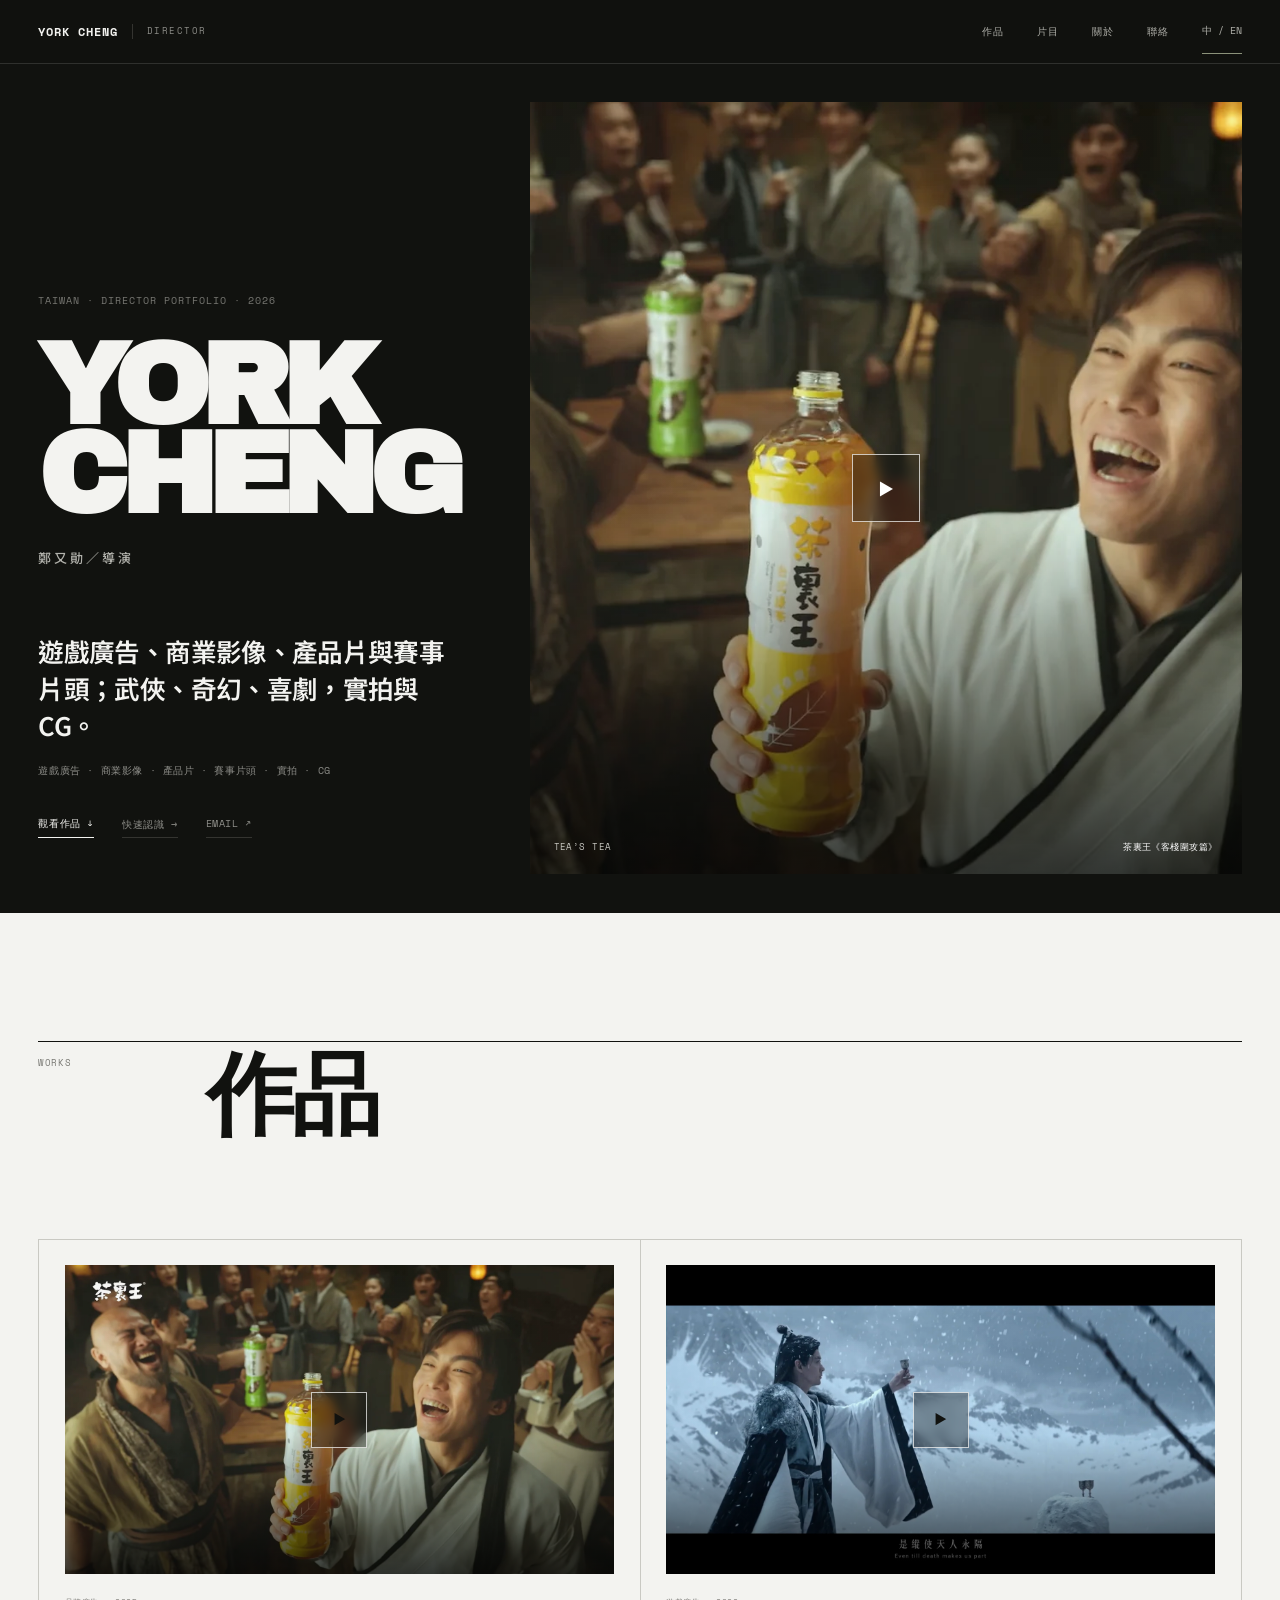
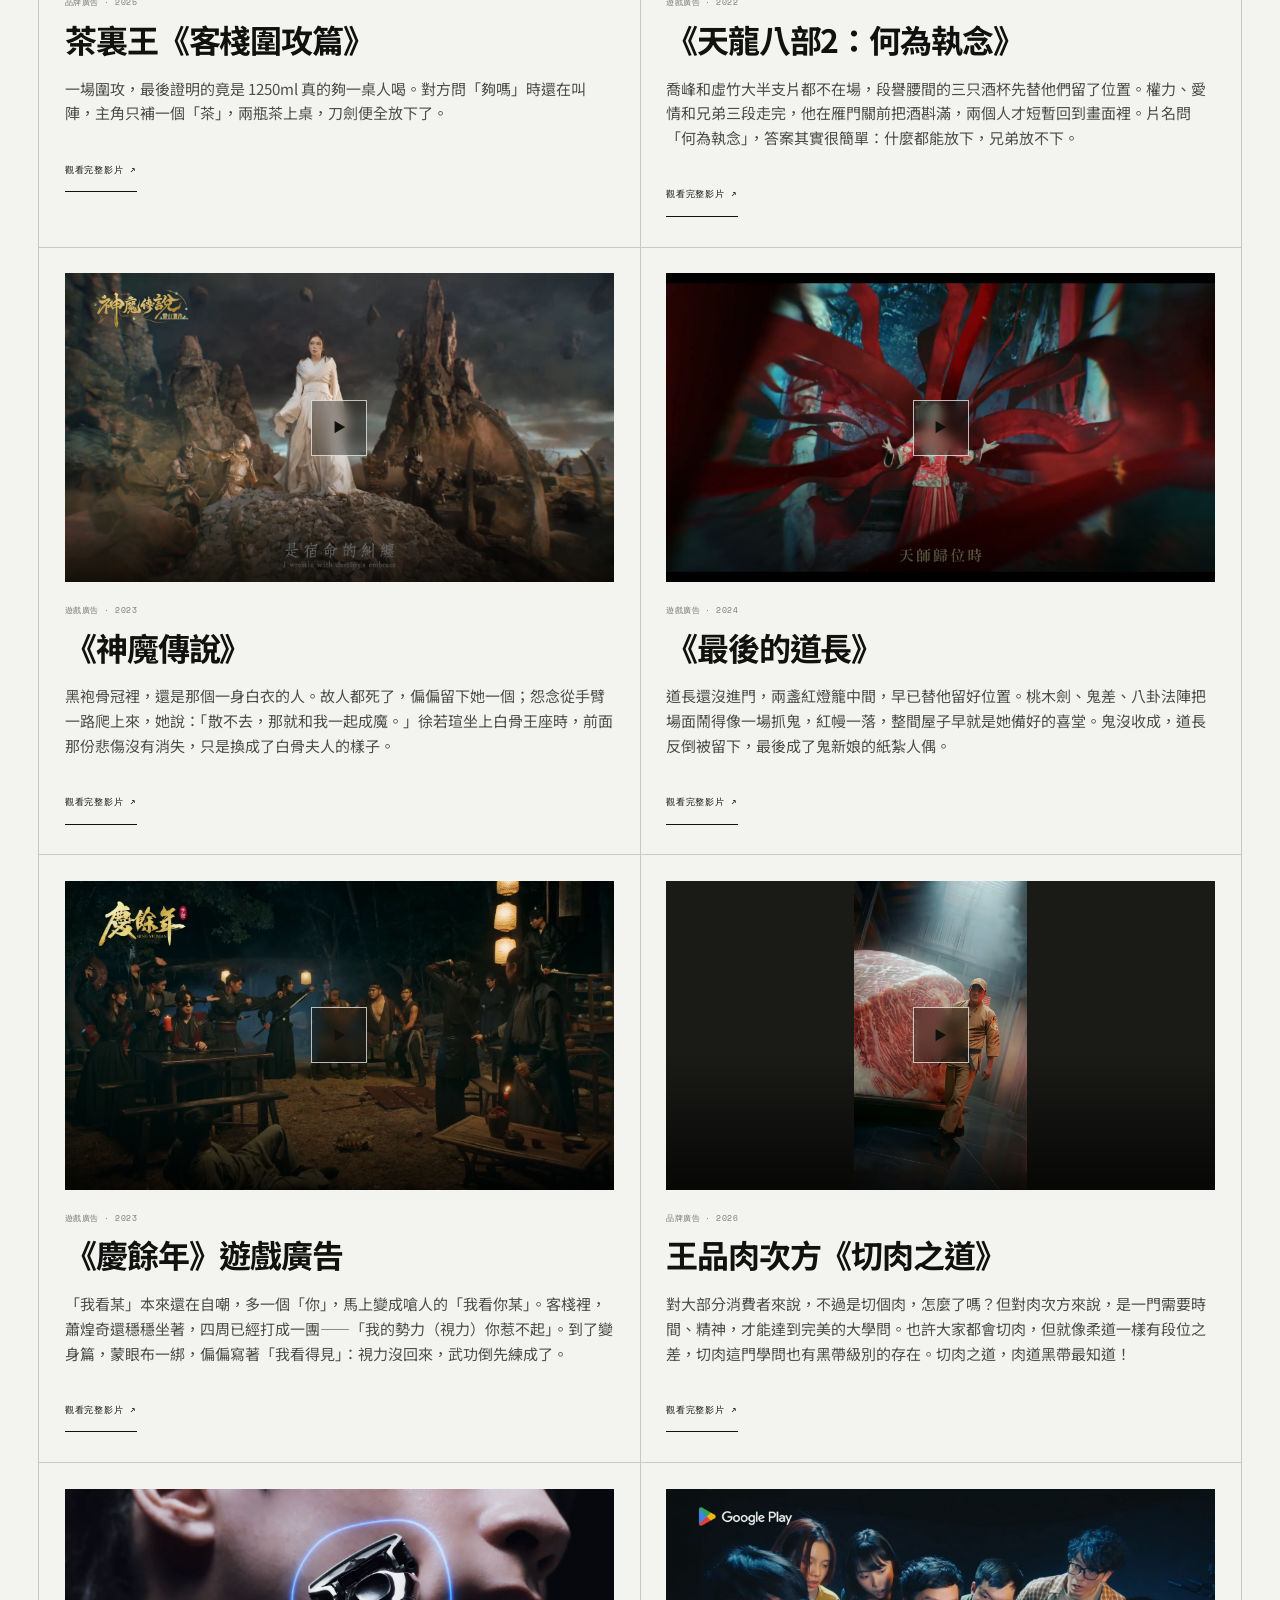
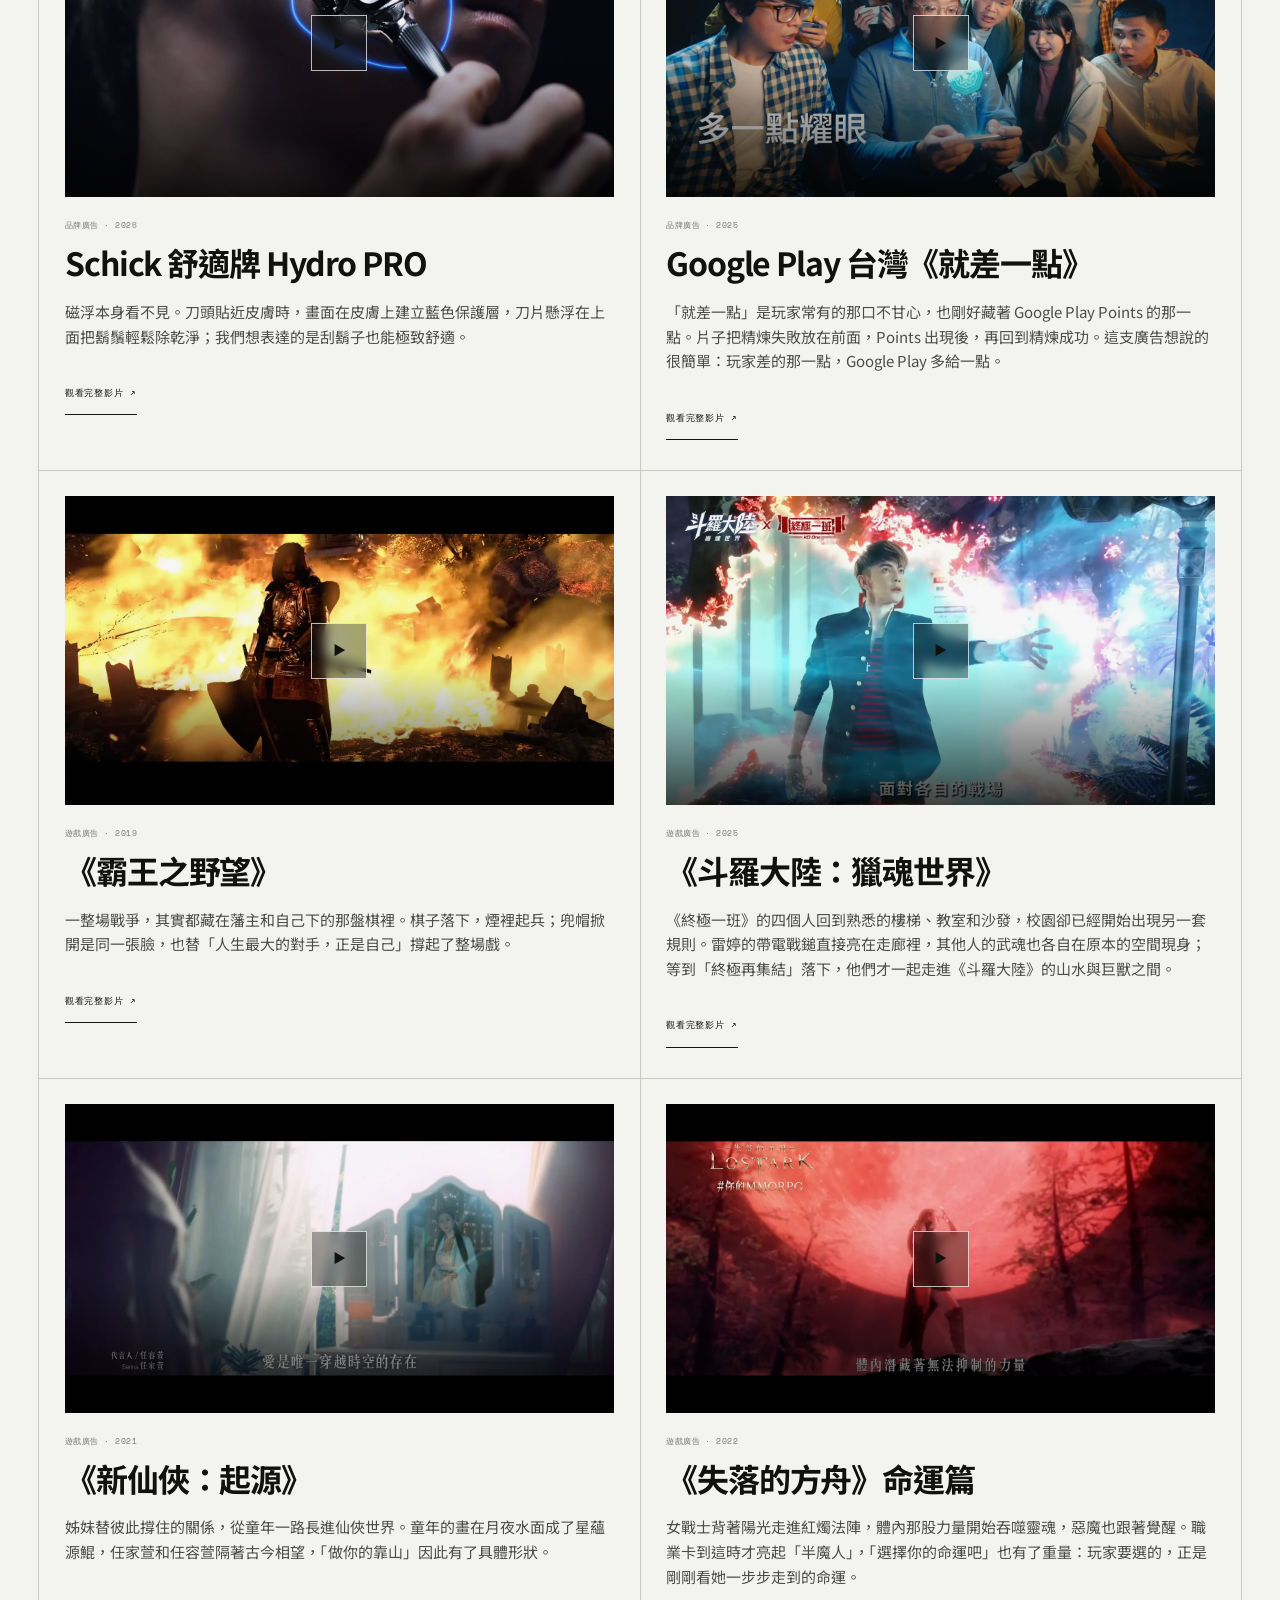
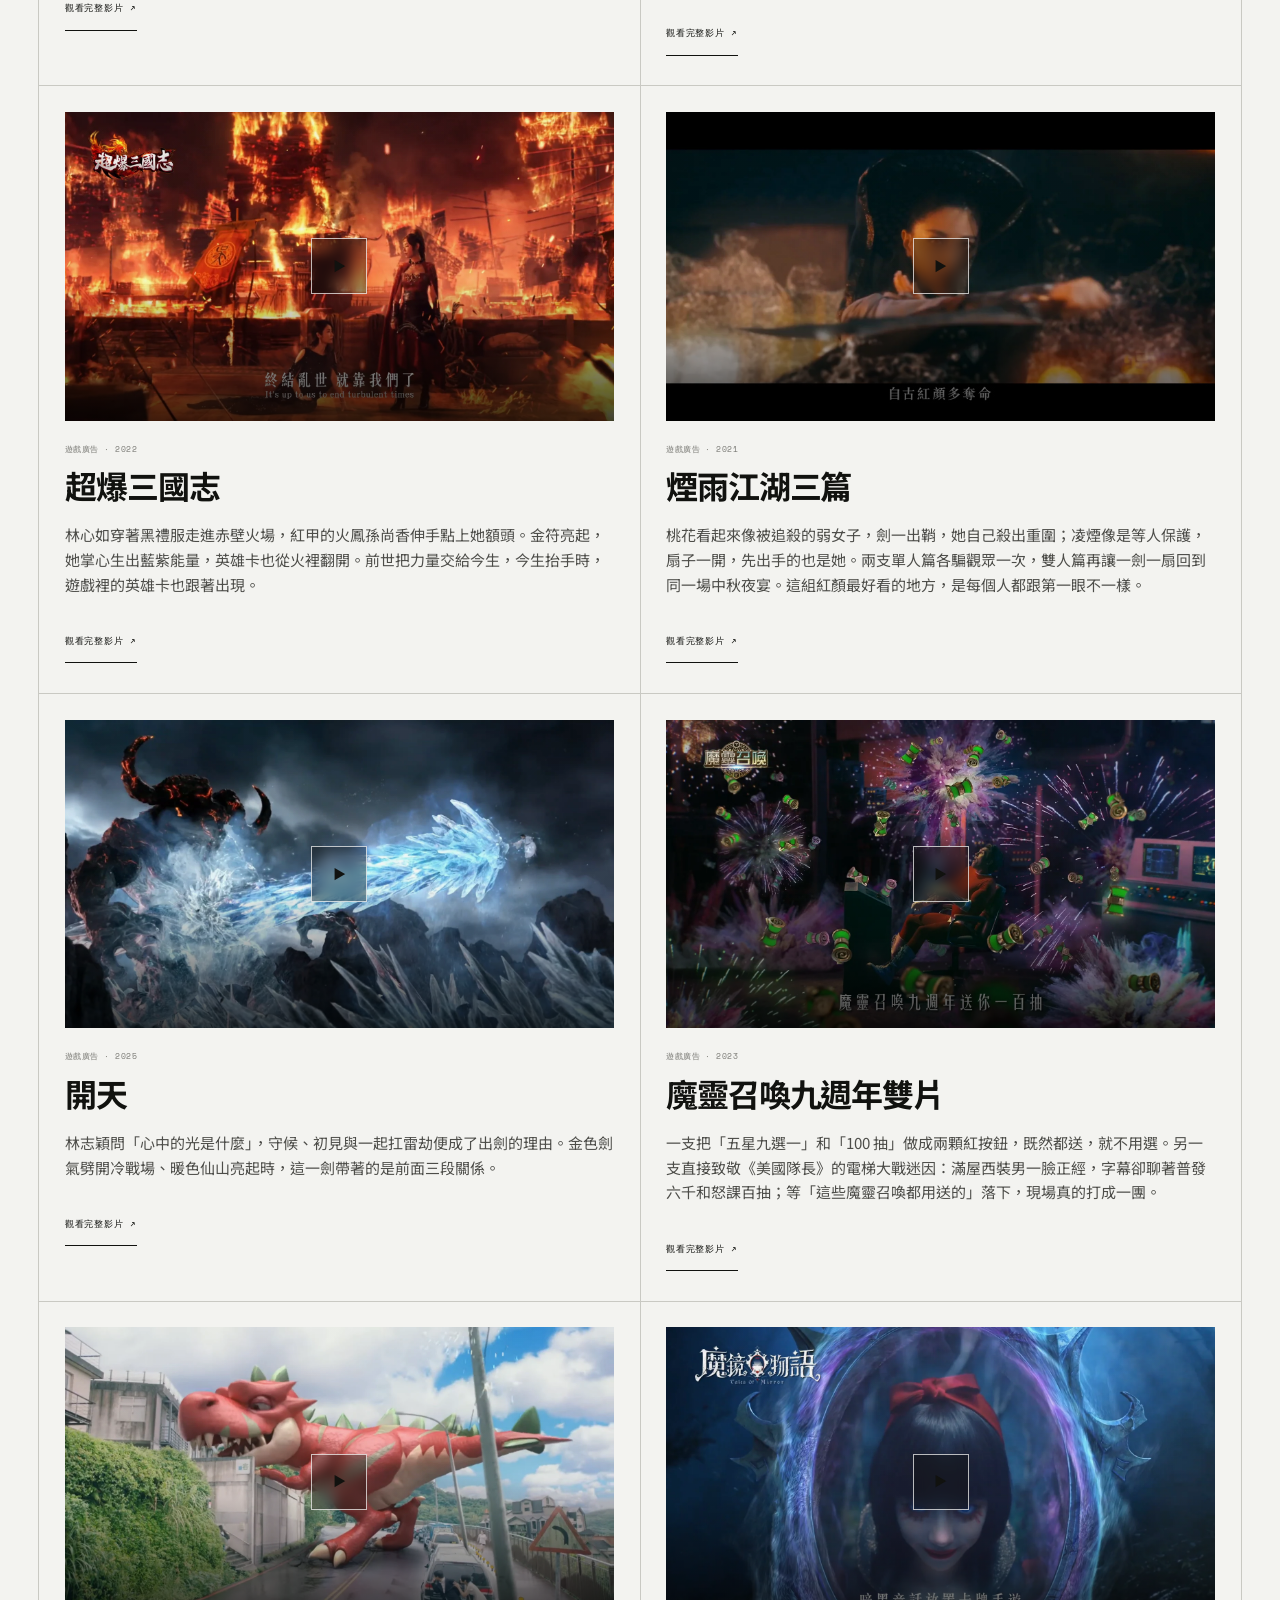
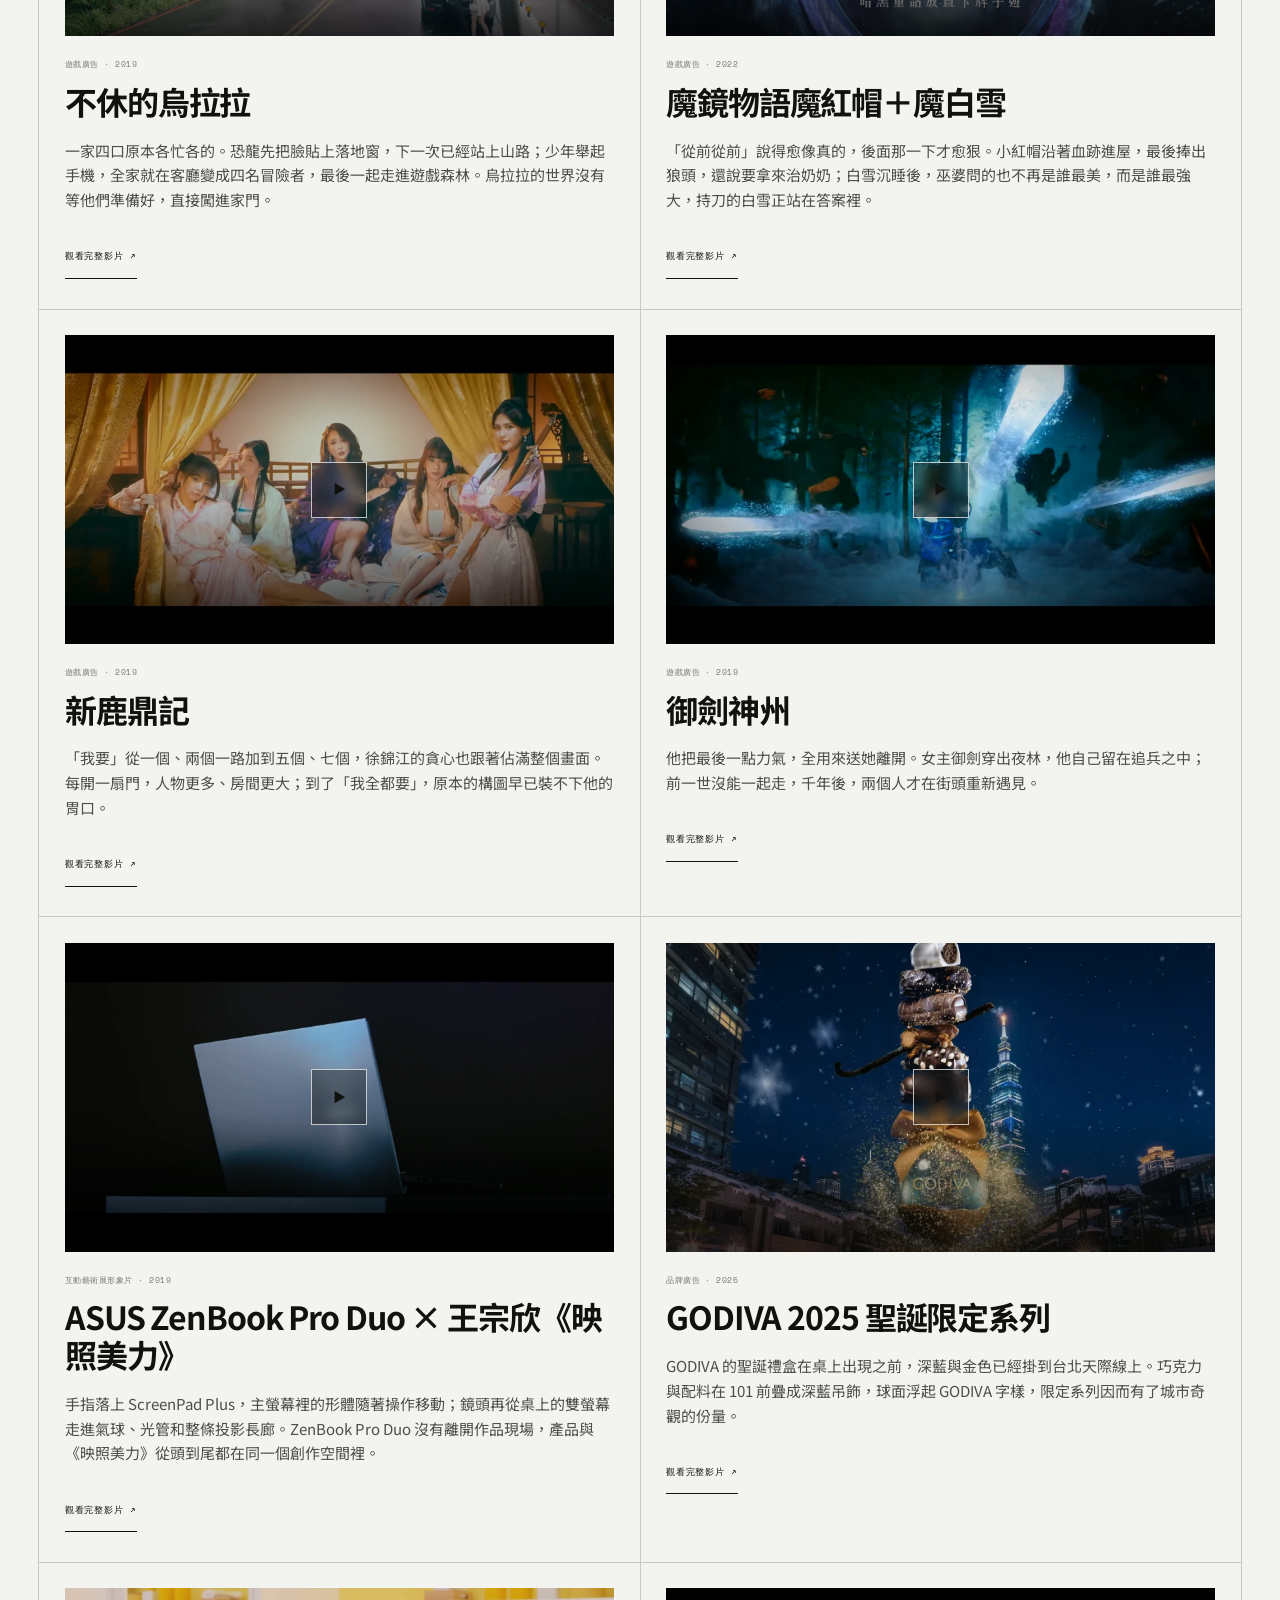
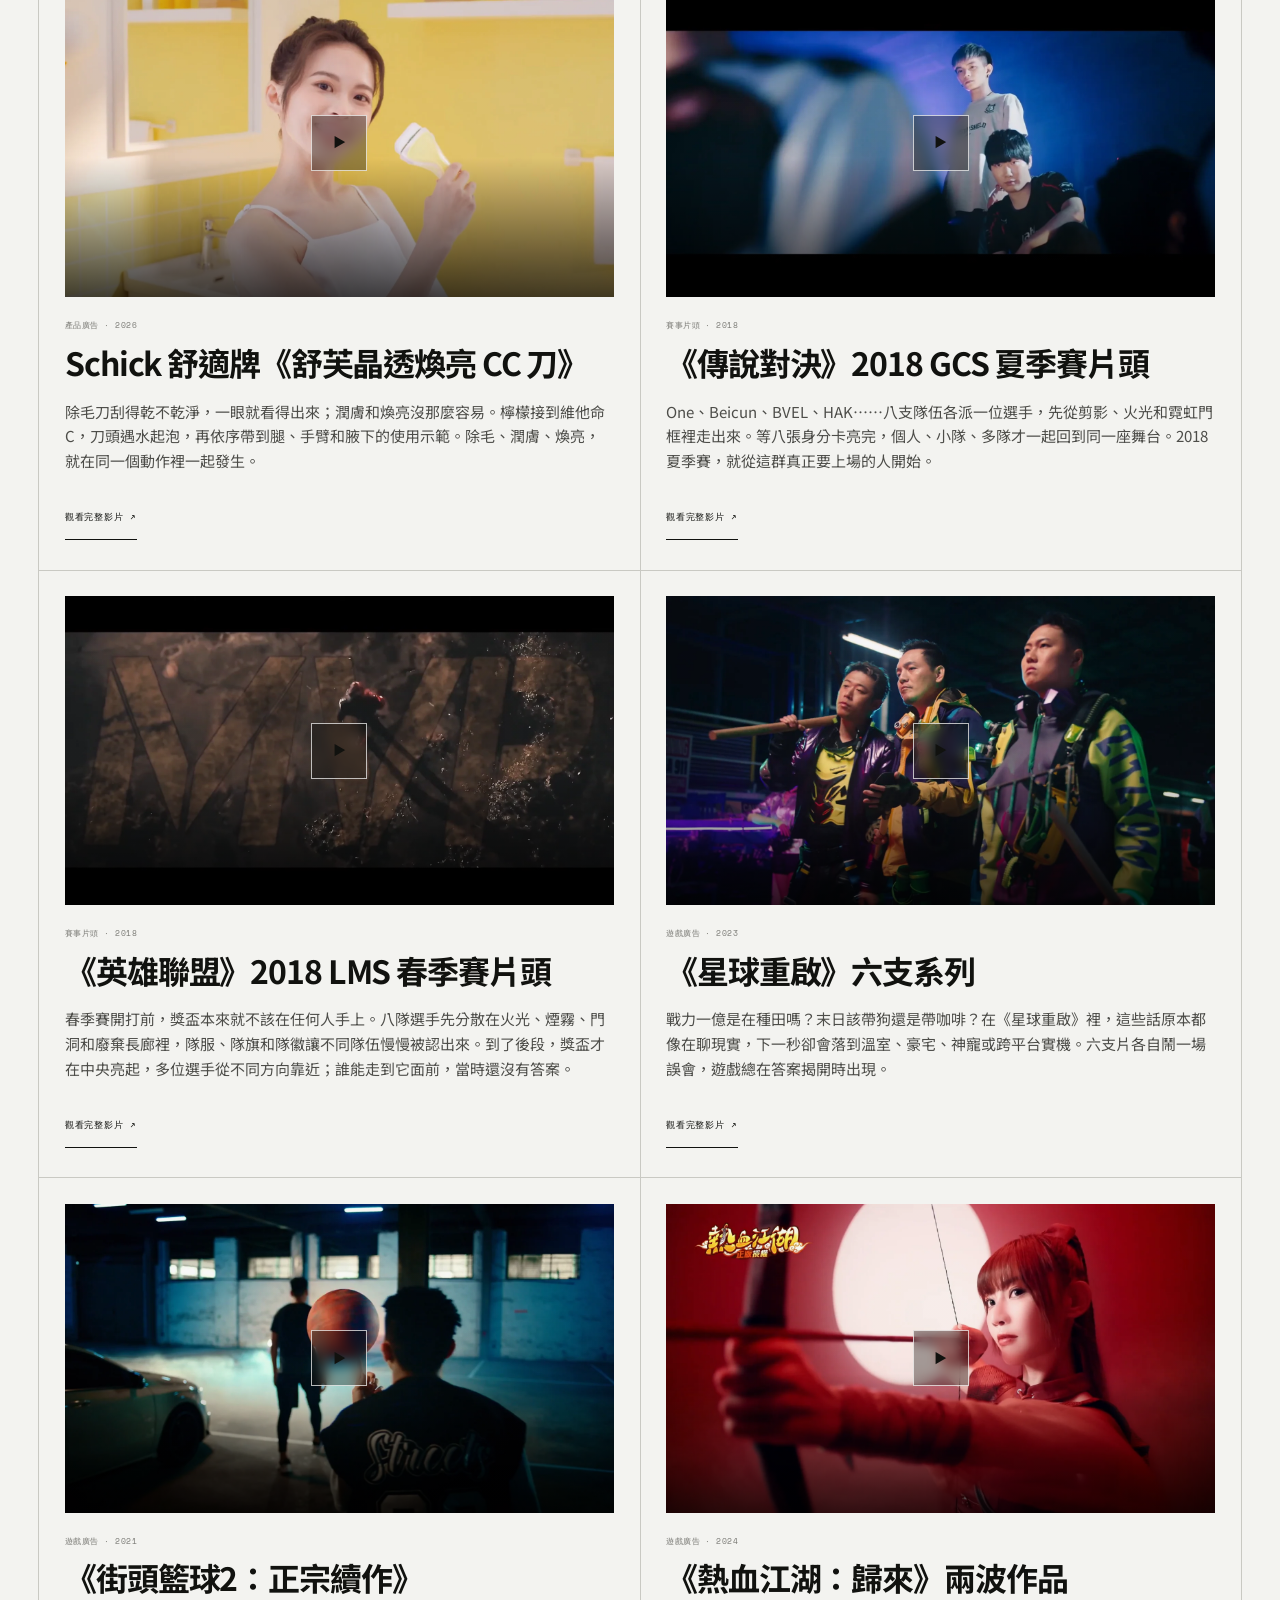
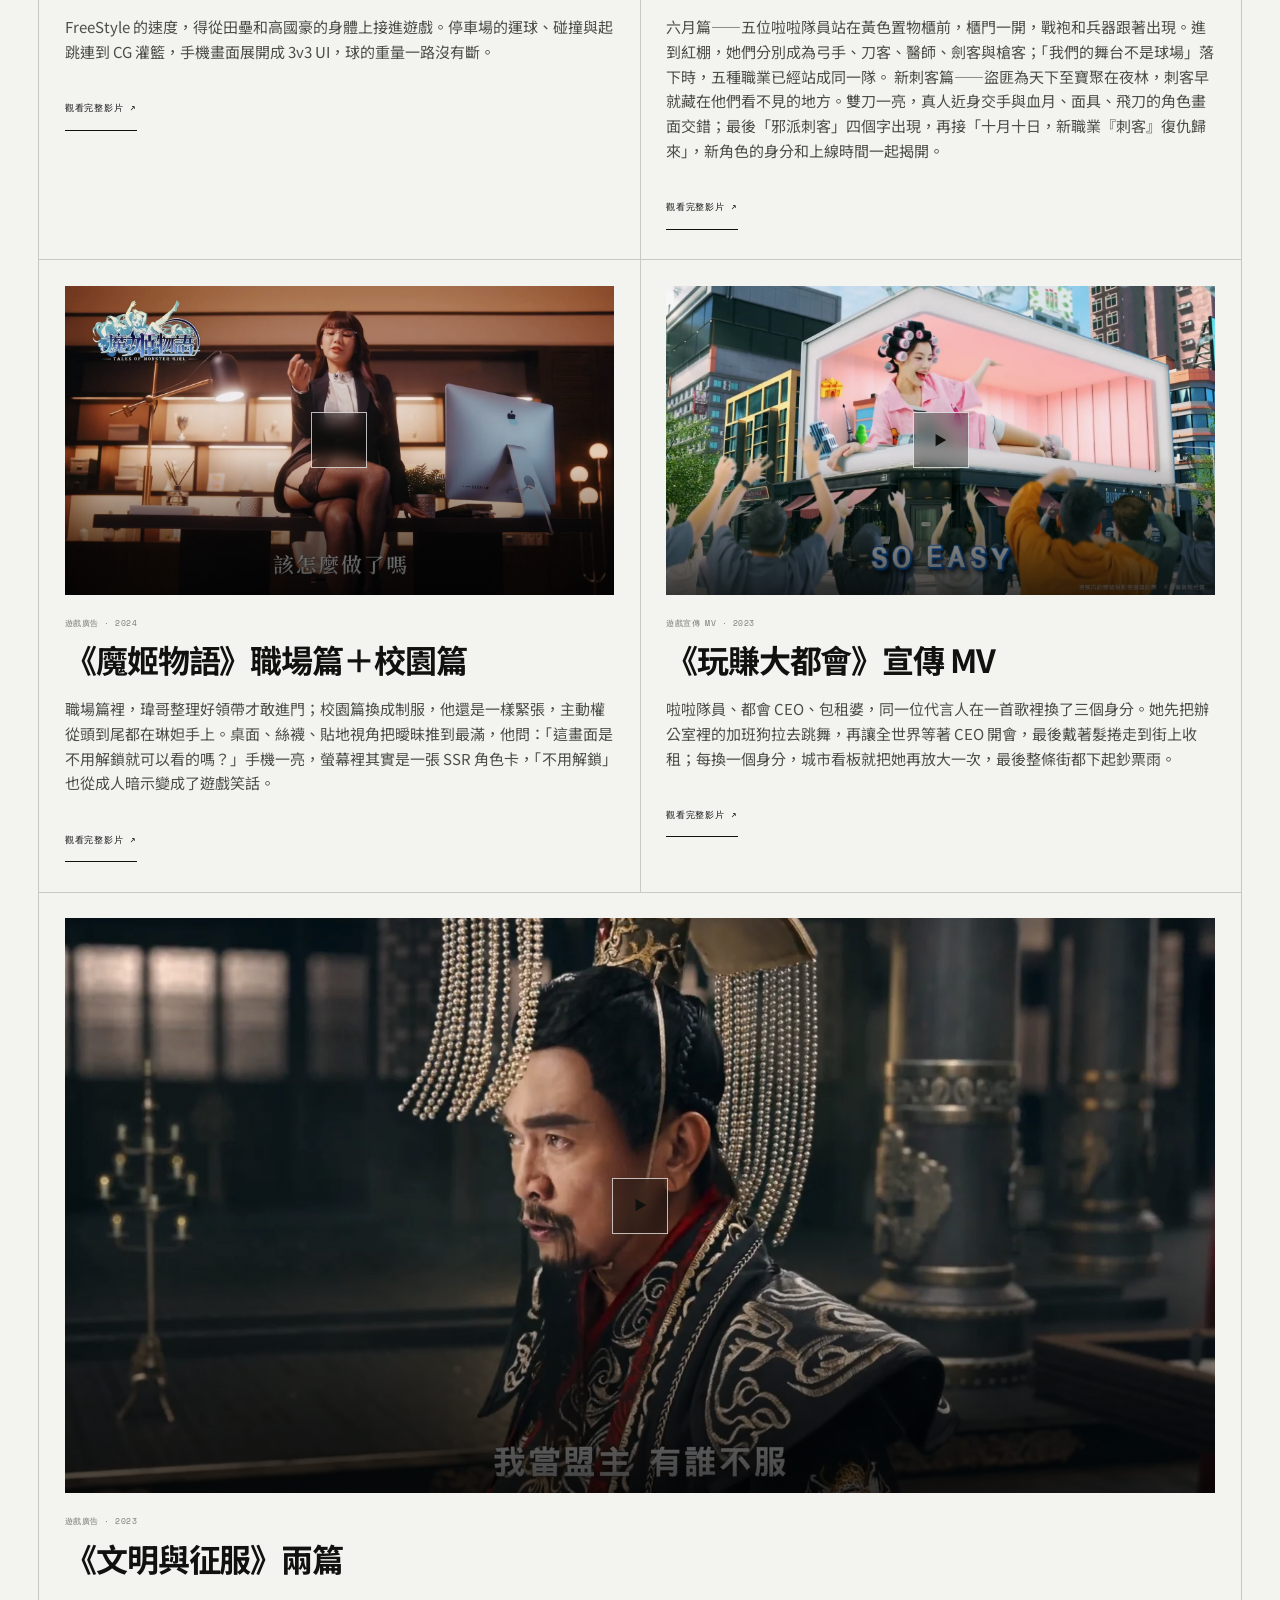
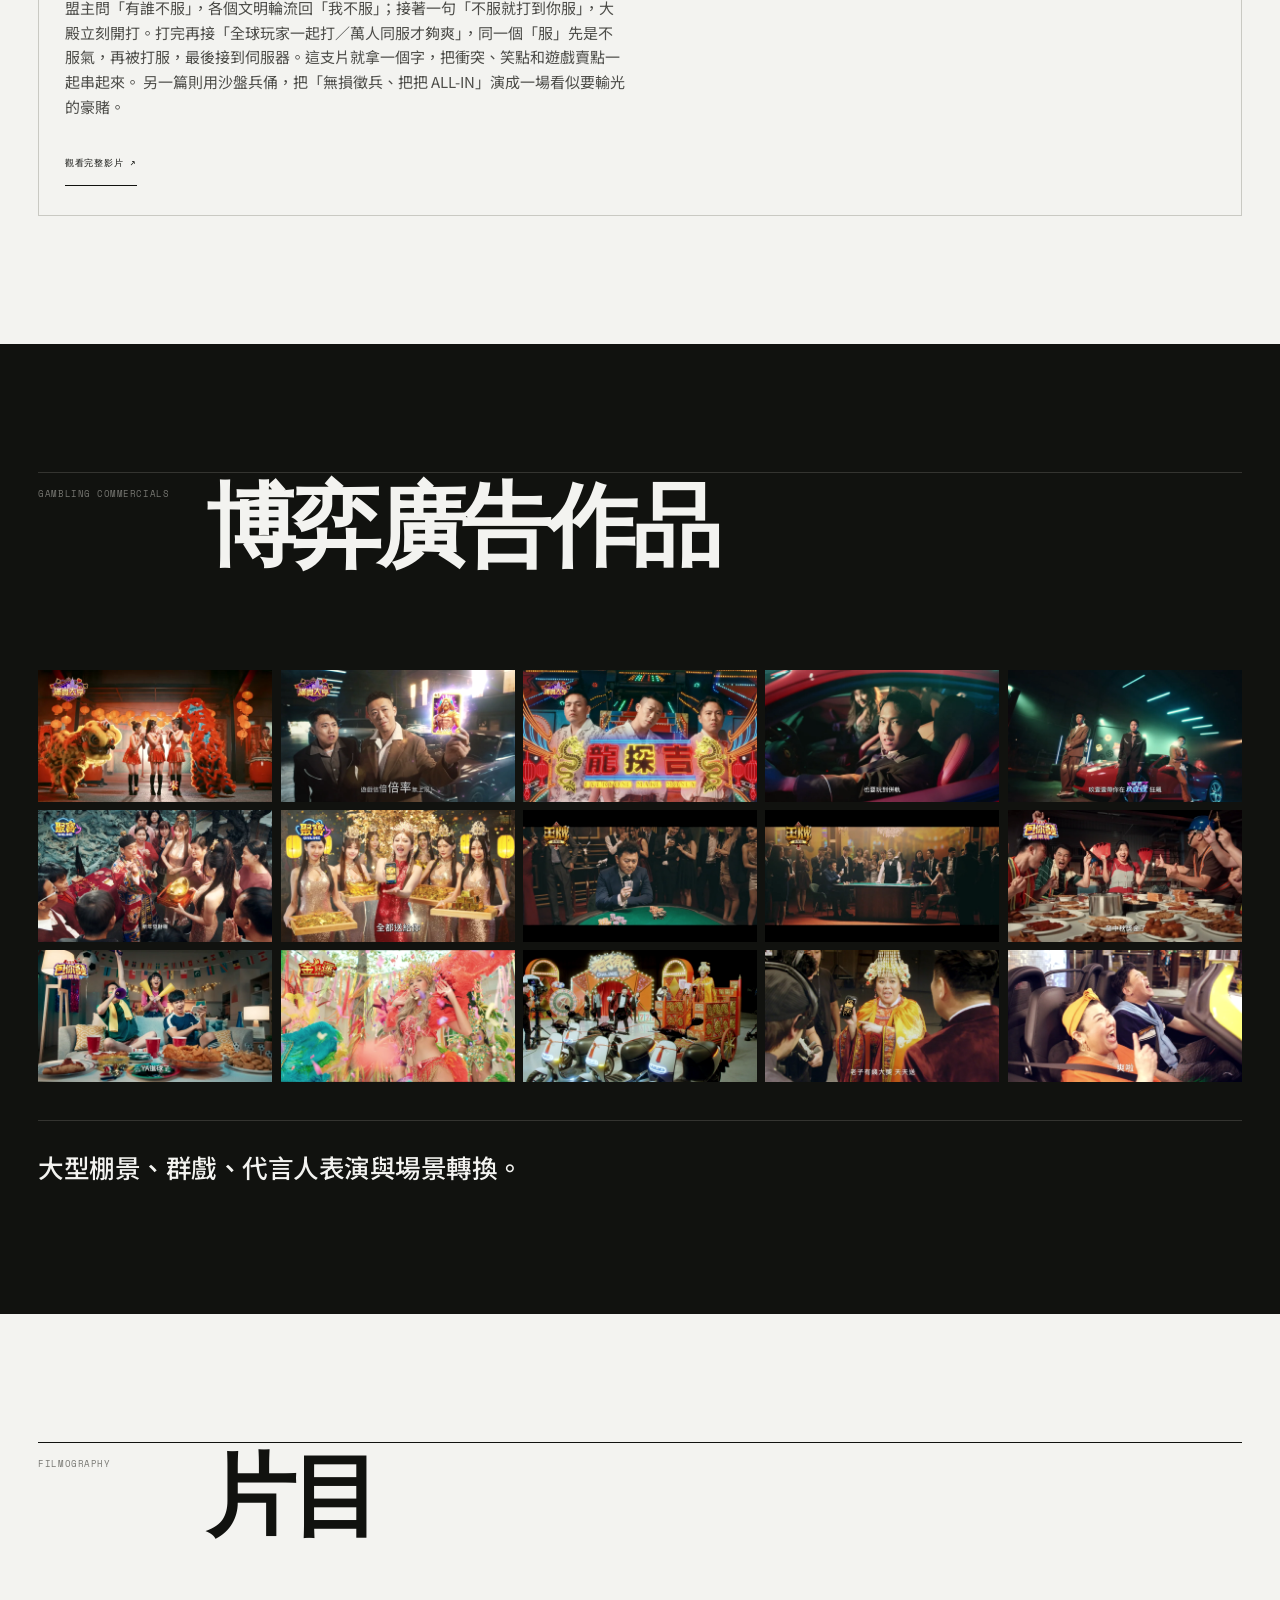
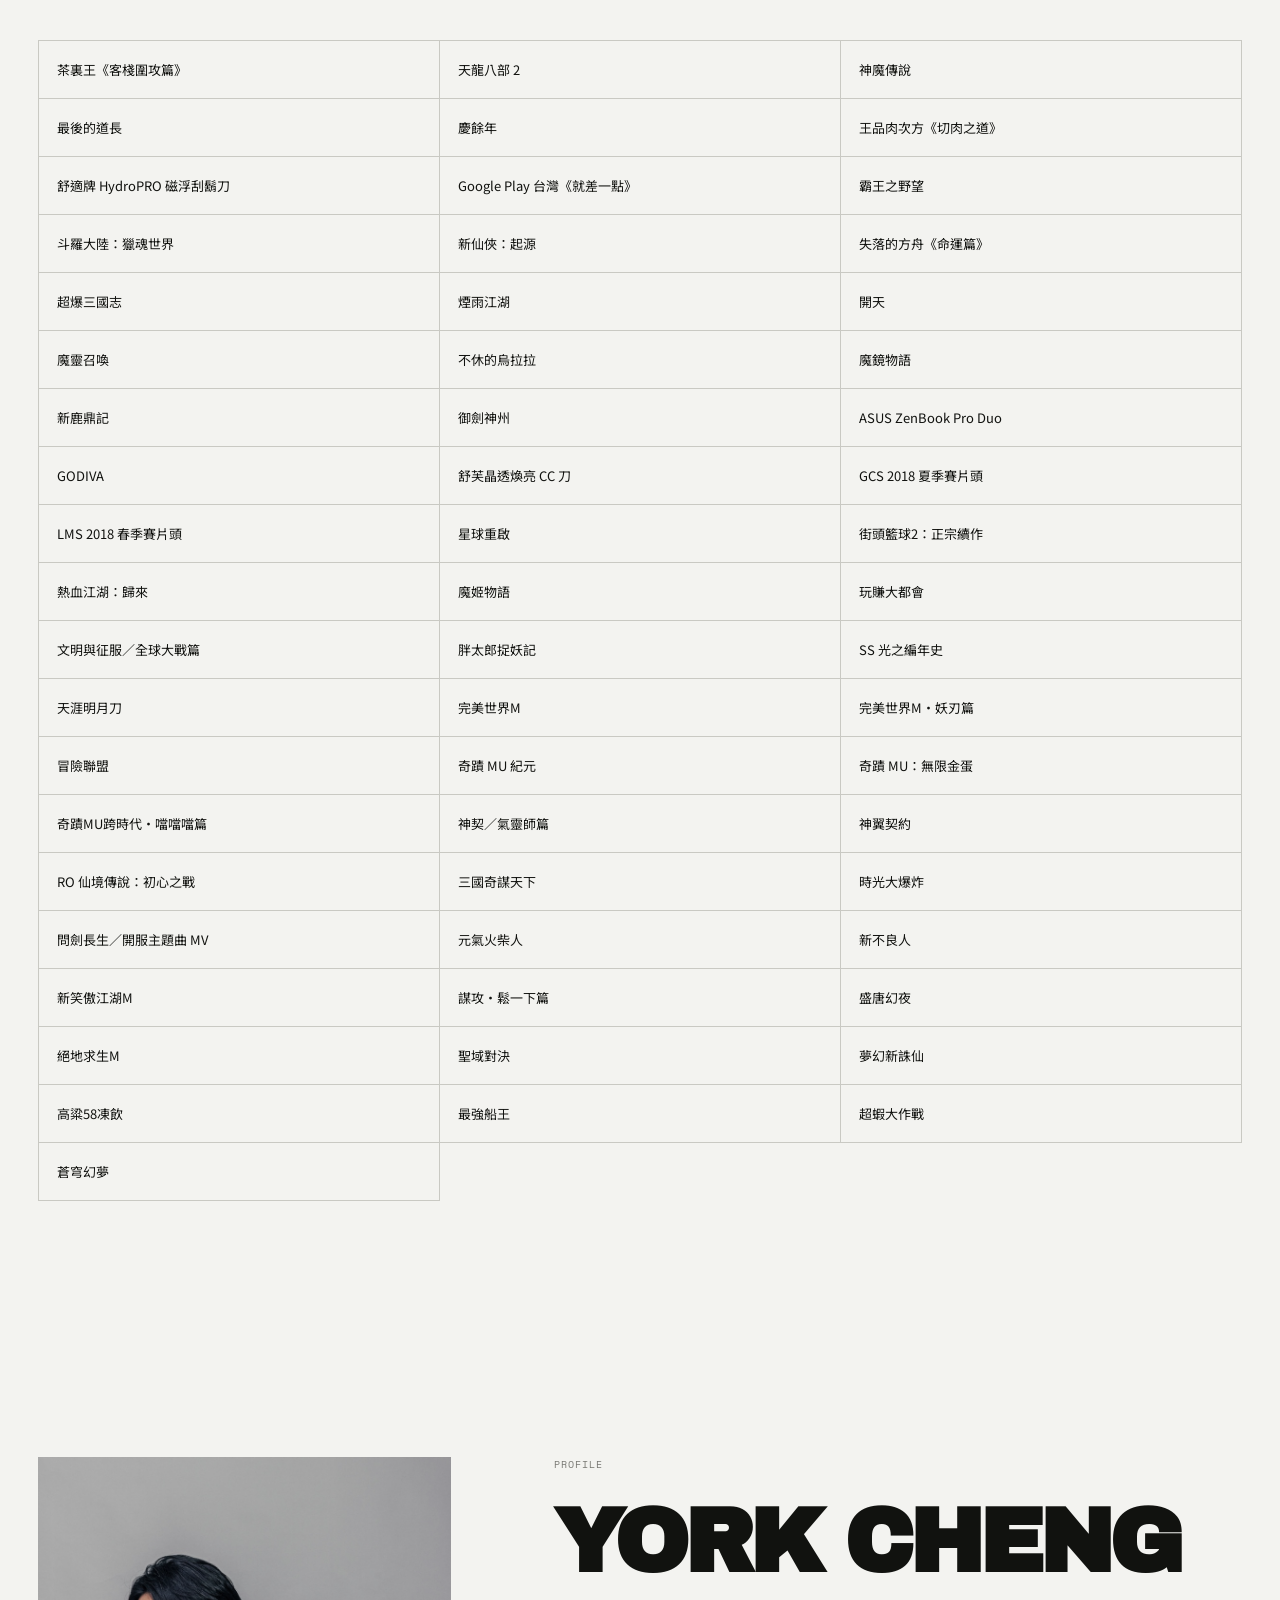
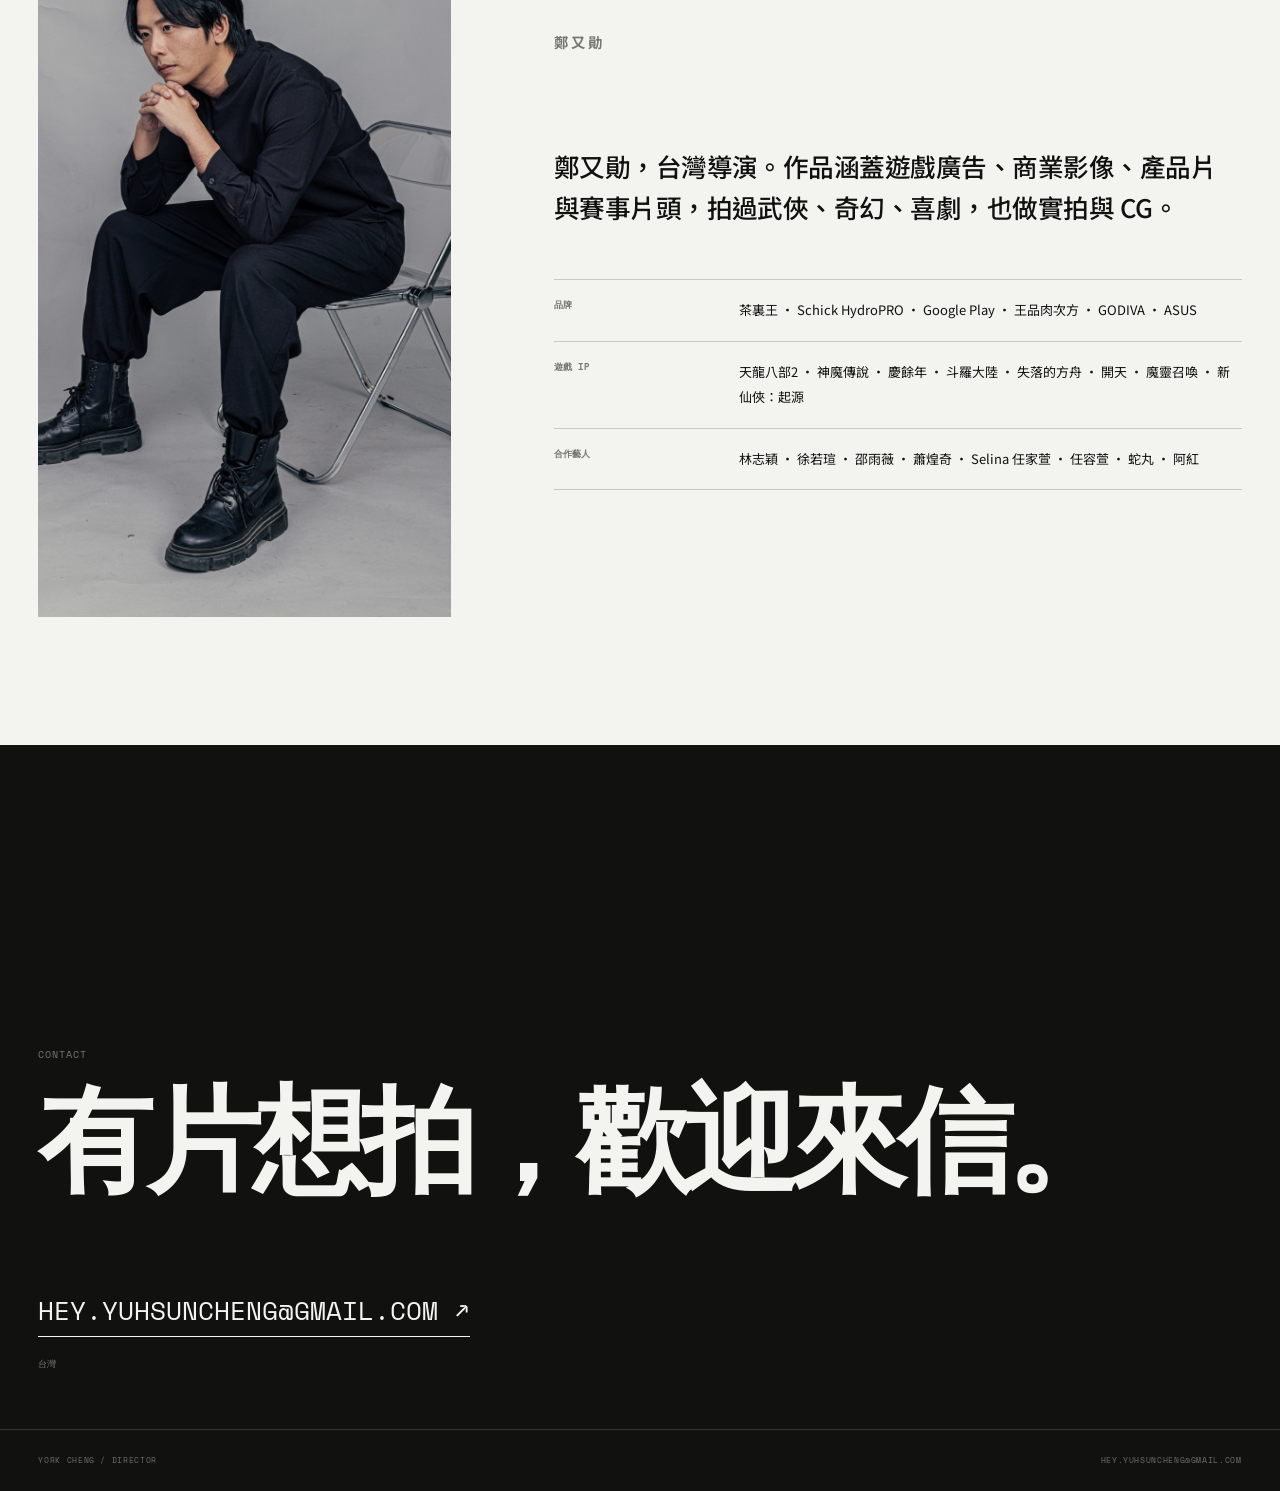
<file: index.html>
<!DOCTYPE html>
<html lang="zh-Hant">
<head>
  <meta charset="UTF-8">
  <meta name="viewport" content="width=device-width, initial-scale=1.0">
  <title>鄭又勛 York Cheng｜Director — Game Advertising & Commercial Film</title>
  <meta name="description" content="鄭又勛 York Cheng，台灣導演。作品涵蓋遊戲廣告、商業影像、產品片與賽事片頭，拍過武俠、奇幻、喜劇，也做實拍與 CG。">
  <meta name="theme-color" content="#11120f">
  <meta property="og:type" content="website">
  <meta property="og:url" content="https://yorkchengsea-code.github.io/york-director-portfolio/">
  <meta property="og:title" content="York Cheng 鄭又勛｜Director">
  <meta property="og:description" content="Game Commercials · Branded Films · Product Films · Esports Opens · Live Action · CG">
  <meta property="og:image" content="https://yorkchengsea-code.github.io/york-director-portfolio/assets/og-york-director.jpg">
  <meta name="twitter:card" content="summary_large_image">
  <meta name="twitter:title" content="York Cheng 鄭又勛｜Director">
  <meta name="twitter:description" content="Game Commercials · Branded Films · Product Films · Esports Opens · Live Action · CG">
  <meta name="twitter:image" content="https://yorkchengsea-code.github.io/york-director-portfolio/assets/og-york-director.jpg">
  <link rel="icon" type="image/svg+xml" href="[data-uri]">
  <link rel="preconnect" href="https://fonts.googleapis.com">
  <link rel="preconnect" href="https://fonts.gstatic.com" crossorigin>
  <link href="https://fonts.googleapis.com/css2?family=Archivo+Black&family=Noto+Sans+TC:wght@400;500;600;700&family=Space+Mono:wght@400;700&display=swap" rel="stylesheet">
  <link rel="stylesheet" href="css/style.css?v=20260824v7">
</head>
<body>
  <a class="skip-link" href="#main">Skip to content</a>

  <header class="site-header">
    <a class="brand" href="#hero" aria-label="York Cheng home">
      <span>YORK CHENG</span><small>DIRECTOR</small>
    </a>
    <nav class="site-nav" aria-label="Primary navigation">
      <a href="#works" data-label-zh="作品" data-label-en="Works">作品</a>
      <a href="#filmography" data-label-zh="片目" data-label-en="Filmography">片目</a>
      <a href="#about" data-label-zh="關於" data-label-en="About">關於</a>
      <a href="#contact" data-label-zh="聯絡" data-label-en="Contact">聯絡</a>
      <button class="lang-toggle" id="lang-toggle" type="button" aria-label="Switch language">中 / EN</button>
    </nav>
  </header>

  <main id="main">
    <section class="hero" id="hero">
      <div class="hero-copy">
        <p class="eyebrow">TAIWAN · DIRECTOR PORTFOLIO · 2026</p>
        <h1><span>YORK</span><span>CHENG</span></h1>
        <p class="hero-name-zh">鄭又勛／導演</p>
        <p class="hero-pov" id="hero-pov"></p>
        <p class="hero-disciplines" id="hero-disciplines"></p>
        <div class="hero-actions">
          <a class="text-link" href="#works" data-label-zh="觀看作品 ↓" data-label-en="View works ↓">觀看作品 ↓</a>
          <button class="text-link muted quick-open" id="quick-open" type="button" data-label-zh="快速認識 →" data-label-en="Quick introduction →">快速認識 →</button>
          <a class="text-link muted" href="mailto:hey.yuhsuncheng@gmail.com">EMAIL ↗</a>
        </div>
      </div>
      <button class="hero-media media-button" id="hero-play" type="button" aria-label="播放茶裏王客棧圍攻篇">
        <img src="assets/works/tea.webp" alt="茶裏王《客棧圍攻篇》正片畫面" width="1600" height="900">
        <span class="media-shade"></span>
        <span class="play-mark" aria-hidden="true">▶</span>
        <span class="media-caption"><b>TEA’S TEA</b><i>茶裏王《客棧圍攻篇》</i></span>
      </button>
    </section>

    <section class="section section-paper" id="works">
      <div class="section-heading">
        <p>WORKS</p>
        <h2 data-label-zh="作品" data-label-en="Works">作品</h2>
      </div>
      <div class="works-grid" id="works-grid"></div>
    </section>

    <section class="section section-dark gambling-showcase" id="gambling">
      <div class="section-heading">
        <p>GAMBLING COMMERCIALS</p>
        <h2 id="gambling-title">博弈廣告作品</h2>
      </div>
      <div class="gambling-layout">
        <div class="gambling-wall" id="gambling-wall" role="list" aria-label="博弈廣告作品截圖牆"></div>
        <p id="gambling-copy"></p>
      </div>
    </section>

    <section class="section section-paper" id="filmography">
      <div class="section-heading">
        <p>FILMOGRAPHY</p>
        <h2 data-label-zh="片目" data-label-en="Filmography">片目</h2>
      </div>
      <div class="filmography-list" id="filmography-list"></div>
    </section>

    <section class="about section-paper" id="about">
      <div class="about-image">
        <img src="assets/portrait.jpg" alt="鄭又勛 York Cheng" width="932" height="1200" loading="lazy">
      </div>
      <div class="about-copy">
        <p class="eyebrow">PROFILE</p>
        <h2>YORK CHENG<br><span>鄭又勛</span></h2>
        <p class="about-bio" id="about-bio"></p>
        <div class="experience" id="experience"></div>
      </div>
    </section>

    <section class="contact section-dark" id="contact">
      <p class="eyebrow">CONTACT</p>
      <h2 data-label-zh="有片想拍，歡迎來信。" data-label-en="Have a film in mind? Get in touch.">有片想拍，歡迎來信。</h2>
      <a id="contact-email" href="mailto:hey.yuhsuncheng@gmail.com">HEY.YUHSUNCHENG@GMAIL.COM ↗</a>
      <p id="contact-location"></p>
    </section>
  </main>

  <footer class="site-footer">
    <span>YORK CHENG / DIRECTOR</span>
    <span>HEY.YUHSUNCHENG@GMAIL.COM</span>
  </footer>

  <dialog class="video-dialog" id="video-dialog">
    <div class="dialog-head">
      <div><p>NOW PLAYING</p><h2 id="video-title"></h2></div>
      <button id="video-close" type="button" aria-label="Close video">CLOSE ×</button>
    </div>
    <div class="video-tabs" id="video-tabs"></div>
    <div class="video-frame" id="video-frame"></div>
  </dialog>

  <dialog class="quick-dialog" id="quick-dialog" aria-labelledby="quick-title">
    <div class="quick-shell">
      <header class="quick-head">
        <p class="quick-kicker" id="quick-kicker">DIRECTOR PORTFOLIO</p>
        <div class="quick-head-actions">
          <p class="quick-progress" id="quick-progress" aria-live="polite">01 / 09</p>
          <button class="quick-lang-toggle" id="quick-lang-toggle" type="button" aria-label="Switch language">中 / EN</button>
          <button class="quick-close" id="quick-close" type="button" aria-label="Close quick introduction">CLOSE ×</button>
        </div>
      </header>
      <div class="quick-dots" id="quick-dots" aria-label="Quick introduction slides"></div>
      <div class="quick-stage" id="quick-stage"></div>
      <footer class="quick-controls">
        <button id="quick-prev" type="button" aria-label="Previous slide">← <span data-label-zh="上一頁" data-label-en="Previous">上一頁</span></button>
        <button id="quick-next" type="button" aria-label="Next slide"><span data-label-zh="下一頁" data-label-en="Next">下一頁</span> →</button>
      </footer>
    </div>
  </dialog>

  <script src="js/script.js?v=20260824v7"></script>
</body>
</html>
</file>
<file: css/style.css>
:root{
  --dark:#11120f;
  --dark-2:#20201e;
  --paper:#f3f3f0;
  --paper-2:#e8e8e3;
  --ink:#11120f;
  --muted:#777772;
  --line:#c9c9c3;
  --line-dark:#343430;
  --accent:#8b927a;
  --display:'Archivo Black','Arial Black',sans-serif;
  --sans:'Noto Sans TC',Arial,sans-serif;
  --mono:'Space Mono',monospace;
  --pad:clamp(18px,3vw,44px);
  --section:clamp(84px,10vw,150px);
}

*,*::before,*::after{box-sizing:border-box}
html{scroll-behavior:smooth;scroll-padding-top:80px;background:var(--dark)}
body{margin:0;background:var(--paper);color:var(--ink);font-family:var(--sans);font-size:15px;line-height:1.6;-webkit-font-smoothing:antialiased;overflow-x:hidden}
body:has(dialog[open]){overflow:hidden}
img{display:block;width:100%;max-width:100%}
button,a{font:inherit;color:inherit}
a{text-decoration:none}
button{border:0}
::selection{background:var(--accent);color:white}
.skip-link{position:fixed;left:12px;top:-80px;z-index:1000;background:var(--paper);padding:10px 14px;border:1px solid var(--ink)}
.skip-link:focus{top:12px}

.site-header{position:fixed;inset:0 0 auto;z-index:100;min-height:64px;padding:0 var(--pad);display:flex;align-items:center;justify-content:space-between;gap:24px;background:rgba(17,18,15,.9);color:var(--paper);border-bottom:1px solid rgba(255,255,255,.13);backdrop-filter:blur(12px)}
.brand{display:flex;align-items:center;gap:14px;font-family:var(--mono);font-size:12px;font-weight:700;letter-spacing:.08em;white-space:nowrap}
.brand small{padding-left:14px;border-left:1px solid var(--line-dark);font-size:9px;font-weight:400;color:#8d8d88;letter-spacing:.16em}
.site-nav{display:flex;align-items:center;gap:clamp(16px,2.6vw,38px);font-family:var(--mono);font-size:10px;text-transform:uppercase;letter-spacing:.08em}
.site-nav a,.lang-toggle{min-height:44px;display:inline-flex;align-items:center;background:none;color:#b0b0aa;cursor:pointer}
.site-nav a:hover,.site-nav a:focus-visible,.lang-toggle:hover,.lang-toggle:focus-visible{color:var(--paper);outline:none}
.lang-toggle{padding:0;border-bottom:1px solid var(--accent)}

.hero{min-height:100vh;padding:calc(64px + var(--pad)) var(--pad) var(--pad);display:grid;grid-template-columns:minmax(320px,3fr) minmax(520px,5fr);gap:clamp(32px,5vw,76px);align-items:stretch;background:var(--dark);color:var(--paper)}
.hero-copy{display:flex;flex-direction:column;justify-content:flex-end;padding-bottom:clamp(18px,4vh,52px)}
.eyebrow{margin:0 0 32px;font-family:var(--mono);font-size:10px;letter-spacing:.1em;text-transform:uppercase;color:var(--muted)}
.hero h1{margin:0;font-family:var(--display);font-size:clamp(74px,9vw,148px);line-height:.78;letter-spacing:-.075em}
.hero h1 span{display:block}
.hero-name-zh{margin:28px 0 0;font-size:13px;font-weight:500;letter-spacing:.22em;color:#b2b2ac}
.hero-pov{max-width:520px;margin:clamp(42px,7vh,86px) 0 18px;font-size:clamp(19px,2vw,30px);font-weight:600;line-height:1.45;letter-spacing:-.025em}
.hero-disciplines{max-width:520px;margin:0;color:#8d8d88;font-family:var(--mono);font-size:10px;line-height:1.9;text-transform:uppercase;letter-spacing:.06em}
.hero-actions{display:flex;flex-wrap:wrap;gap:28px;margin-top:36px}
.text-link{padding-bottom:4px;border-bottom:1px solid var(--paper);font-family:var(--mono);font-size:10px;text-transform:uppercase;letter-spacing:.06em}
.text-link.muted{border-color:var(--line-dark);color:#8d8d88}
.quick-open{padding-left:0;padding-right:0;background:transparent;cursor:pointer}
.hero-media{position:relative;width:100%;min-width:0;min-height:calc(100vh - 128px);padding:0;overflow:hidden;background:#23231f;color:white;cursor:pointer;text-align:left}
.hero-media img{height:100%;object-fit:cover;filter:saturate(.84) contrast(1.05);transition:transform .7s cubic-bezier(.2,.7,.2,1)}
.media-button:hover img,.media-button:focus-visible img{transform:scale(1.018)}
.media-button:focus-visible{outline:3px solid var(--accent);outline-offset:-3px}
.media-shade{position:absolute;inset:0;background:linear-gradient(180deg,rgba(0,0,0,.03) 55%,rgba(0,0,0,.75));pointer-events:none}
.play-mark{position:absolute;left:50%;top:50%;width:68px;height:68px;display:grid;place-items:center;transform:translate(-50%,-50%);border:1px solid rgba(255,255,255,.7);background:rgba(17,18,15,.36);font-size:16px;backdrop-filter:blur(6px)}
.media-caption{position:absolute;left:24px;right:24px;bottom:20px;display:flex;justify-content:space-between;align-items:end;gap:18px;font-family:var(--mono);font-size:9px;letter-spacing:.05em}
.media-caption b{font-weight:400;color:#c7c7c1}.media-caption i{font-style:normal;text-align:right}

.section{padding:var(--section) var(--pad)}
.section-paper{background:var(--paper);color:var(--ink)}
.section-dark{background:var(--dark);color:var(--paper)}
.section-heading{display:grid;grid-template-columns:1fr 7fr;gap:20px;align-items:start;margin-bottom:clamp(58px,8vw,112px);padding-top:14px;border-top:1px solid currentColor}
.section-heading p{margin:0;font-family:var(--mono);font-size:9px;letter-spacing:.06em;color:var(--muted)}
.section-heading h2{margin:0;font-family:var(--display);font-size:clamp(48px,7vw,102px);line-height:.9;letter-spacing:-.055em;text-transform:uppercase}

.works-grid{display:grid;grid-template-columns:repeat(2,minmax(0,1fr));gap:1px;background:var(--line);border:1px solid var(--line)}
.work-card{min-width:0;padding:clamp(16px,2vw,28px);background:var(--paper)}
.work-media{position:relative;width:100%;aspect-ratio:16/9;padding:0;background:#1b1b18;overflow:hidden;cursor:pointer;text-align:left}
.work-media img{width:100%;height:100%;object-fit:cover;transition:transform .65s cubic-bezier(.2,.7,.2,1),filter .4s ease}
.work-media[data-fit="contain"] img{object-fit:contain}
.work-media:hover img,.work-media:focus-visible img{transform:scale(1.018);filter:saturate(.82)}
.work-media:focus-visible{outline:3px solid var(--accent);outline-offset:-3px}
.work-media .play-mark{width:56px;height:56px;font-size:13px}
.work-card .work-media{margin-bottom:22px}
.work-copy{padding-bottom:4px}
.work-meta{margin:0 0 12px;font-family:var(--mono);font-size:8px;color:var(--muted);text-transform:uppercase;letter-spacing:.06em}
.work-copy h3{margin:0 0 18px;font-size:clamp(23px,2.5vw,38px);line-height:1.18;letter-spacing:-.035em}
.work-description{max-width:560px;margin:0 0 22px;color:#4d4d49;font-size:15px;line-height:1.65}
.watch-link{min-height:44px;display:inline-flex;align-items:center;gap:12px;padding:0;background:none;font-family:var(--mono);font-size:9px;text-transform:uppercase;letter-spacing:.08em;cursor:pointer;border-bottom:1px solid var(--ink)}
.work-card:last-child:nth-child(odd){grid-column:1/-1}
.work-card:last-child:nth-child(odd) .work-media{aspect-ratio:2/1}

.gambling-showcase .section-heading{border-color:var(--line-dark)}
.gambling-layout{display:block}
.gambling-wall{display:grid;grid-template-columns:repeat(5,minmax(0,1fr));gap:clamp(5px,.65vw,10px)}
.gambling-still{min-width:0;aspect-ratio:16/9;overflow:hidden;background:var(--dark-2)}
.gambling-still img{width:100%;height:100%;object-fit:cover;filter:saturate(.82) contrast(1.04)}
.gambling-layout p{max-width:none;margin:clamp(24px,3vw,44px) 0 0;padding-top:clamp(18px,2vw,28px);border-top:1px solid var(--line-dark);font-size:clamp(17px,2vw,26px);font-weight:500;line-height:1.55;letter-spacing:-.02em}

.filmography-list{display:grid;grid-template-columns:repeat(3,minmax(0,1fr));border-top:1px solid var(--line);border-left:1px solid var(--line)}
.filmography-item{min-height:58px;padding:16px 18px;display:flex;align-items:center;border-right:1px solid var(--line);border-bottom:1px solid var(--line);font-size:13px;line-height:1.4}

.about{padding:var(--section) var(--pad);display:grid;grid-template-columns:3fr 5fr;gap:clamp(40px,8vw,120px);align-items:start}
.about-image{position:sticky;top:100px}
.about-image img{max-height:760px;object-fit:cover;object-position:center top;filter:saturate(.82)}
.about-copy h2{margin:0;font-family:var(--display);font-size:clamp(50px,7vw,106px);line-height:.84;letter-spacing:-.055em}
.about-copy h2 span{font-family:var(--sans);font-size:.16em;letter-spacing:.22em;color:var(--muted)}
.about-bio{max-width:720px;margin:clamp(50px,7vw,90px) 0 52px;font-size:clamp(18px,2vw,27px);font-weight:500;line-height:1.6;letter-spacing:-.02em}
.experience-group{display:grid;grid-template-columns:1fr 3fr;gap:18px;padding:18px 0;border-top:1px solid var(--line)}
.experience-group:last-child{border-bottom:1px solid var(--line)}
.experience-group h3{margin:0;font-family:var(--mono);font-size:9px;text-transform:uppercase;color:var(--muted)}
.experience-group p{margin:0;font-size:13px;line-height:1.9}

.contact{min-height:76vh;padding:var(--section) var(--pad) 58px;display:flex;flex-direction:column;justify-content:flex-end}
.contact h2{max-width:1100px;margin:0 0 clamp(58px,8vw,100px);font-family:var(--display);font-size:clamp(58px,9vw,138px);line-height:.83;letter-spacing:-.065em;text-transform:uppercase}
.contact>a{display:block;width:max-content;max-width:100%;padding-bottom:5px;border-bottom:1px solid var(--paper);font-family:var(--mono);font-size:clamp(14px,2vw,28px);overflow-wrap:anywhere}
.contact>p:last-child{margin:20px 0 0;color:#787873;font-family:var(--mono);font-size:9px;text-transform:uppercase}
.site-footer{padding:24px var(--pad);display:flex;justify-content:space-between;background:var(--dark);color:#70706b;border-top:1px solid var(--line-dark);font-family:var(--mono);font-size:8px;letter-spacing:.08em}

.video-dialog{width:min(1180px,calc(100vw - 40px));max-width:none;margin:auto;padding:0;background:var(--dark);color:var(--paper);border:1px solid #454540}
.video-dialog::backdrop{background:rgba(0,0,0,.88);backdrop-filter:blur(8px)}
.dialog-head{display:flex;justify-content:space-between;gap:20px;align-items:start;padding:18px 20px;border-bottom:1px solid var(--line-dark)}
.dialog-head p{margin:0 0 4px;font-family:var(--mono);font-size:8px;color:#767671}
.dialog-head h2{margin:0;font-size:20px;line-height:1.3}
.dialog-head button{min-height:44px;background:none;color:#aaa9a3;font-family:var(--mono);font-size:9px;cursor:pointer}
.video-tabs{display:flex;gap:1px;background:var(--line-dark);border-bottom:1px solid var(--line-dark)}
.video-tab{min-height:44px;padding:0 18px;background:var(--dark);color:#8c8c86;font-family:var(--mono);font-size:9px;cursor:pointer}
.video-tab[aria-selected="true"]{background:var(--accent);color:white}
.video-frame{aspect-ratio:16/9;background:#000}
.video-frame iframe{width:100%;height:100%;border:0}

.quick-dialog{width:100vw;max-width:none;height:100dvh;max-height:none;margin:0;padding:0;overflow:auto;border:0;background:var(--dark);color:var(--paper)}
.quick-dialog::backdrop{background:rgba(0,0,0,.88)}
.quick-shell{min-height:100dvh;padding:clamp(18px,3vw,44px);display:flex;flex-direction:column}
.quick-head{display:flex;align-items:flex-start;justify-content:space-between;gap:28px;padding-bottom:16px;border-bottom:1px solid var(--line-dark)}
.quick-kicker,.quick-progress{margin:0;font-family:var(--mono);font-size:10px;letter-spacing:.1em;line-height:1.5}
.quick-kicker{color:#8d8d88}.quick-head-actions{display:flex;align-items:center;gap:24px}.quick-progress{color:var(--paper)}
.quick-close,.quick-lang-toggle{min-height:36px;padding:0;background:transparent;color:inherit;font-family:var(--mono);font-size:10px;letter-spacing:.08em;cursor:pointer}
.quick-dots{display:flex;gap:5px;flex-wrap:wrap;padding:20px 0}
.quick-dot{width:34px;height:30px;padding:0;background:transparent;color:#85857f;border:1px solid var(--line-dark);font-family:var(--mono);font-size:8px;cursor:pointer}
.quick-dot[aria-current="step"]{background:var(--paper);color:var(--dark);border-color:var(--paper)}
.quick-stage{flex:1;display:grid;grid-template-columns:minmax(280px,4fr) minmax(360px,5fr);gap:clamp(32px,6vw,112px);align-items:stretch;min-height:0;padding:clamp(20px,3vh,36px) 0}
.quick-copy{min-width:0;display:flex;flex-direction:column;justify-content:center;align-items:flex-start;padding:clamp(0px,2vw,24px) 0}
.quick-context{margin:0 0 clamp(22px,4vh,52px);font-family:var(--mono);font-size:10px;letter-spacing:.08em;line-height:1.6;color:var(--accent)}
.quick-title{max-width:740px;margin:0;font-family:var(--display);font-size:clamp(42px,5.3vw,92px);line-height:.94;letter-spacing:-.06em}
.quick-description{max-width:680px;margin:clamp(26px,4vh,52px) 0 0;font-size:clamp(17px,1.6vw,23px);font-weight:500;line-height:1.6;letter-spacing:-.025em}
.quick-links{display:flex;flex-wrap:wrap;gap:10px;margin-top:clamp(26px,4vh,48px)}
.quick-watch,.quick-email{min-height:42px;padding:9px 12px;background:transparent;color:inherit;border:1px solid currentColor;font-family:var(--mono);font-size:9px;letter-spacing:.04em;cursor:pointer;text-align:left}
.quick-email{display:inline-flex;align-items:center;margin-top:clamp(28px,5vh,64px);overflow-wrap:anywhere}
.quick-visual{min-width:0;min-height:0;overflow:hidden;background:var(--dark-2);display:flex;align-items:center;justify-content:center;align-self:center;aspect-ratio:16/9}
.quick-visual img{width:100%;height:100%;object-fit:contain}
.quick-controls{display:flex;justify-content:space-between;gap:16px;padding-top:16px;border-top:1px solid var(--line-dark)}
.quick-controls button{min-height:44px;padding:0;background:transparent;color:inherit;font-family:var(--mono);font-size:10px;letter-spacing:.08em;cursor:pointer}
.quick-controls button:disabled{opacity:.3;cursor:not-allowed}
.quick-close:focus-visible,.quick-lang-toggle:focus-visible,.quick-dot:focus-visible,.quick-watch:focus-visible,.quick-email:focus-visible,.quick-controls button:focus-visible{outline:2px solid var(--accent);outline-offset:3px}
.quick-theme-light{background:var(--paper);color:var(--ink)}
.quick-theme-light .quick-head,.quick-theme-light .quick-controls{border-color:var(--line)}
.quick-theme-light .quick-progress{color:var(--ink)}
.quick-theme-light .quick-dot{border-color:var(--line);color:var(--muted)}
.quick-theme-light .quick-dot[aria-current="step"]{background:var(--ink);color:var(--paper);border-color:var(--ink)}
.quick-theme-light .quick-visual{background:var(--paper)}

@media(max-width:980px){
  .hero{grid-template-columns:minmax(0,1fr);padding-top:100px}
  .hero-media{min-height:0;aspect-ratio:16/10}
  .hero-copy{min-height:560px}
  .filmography-list{grid-template-columns:repeat(2,minmax(0,1fr))}
  .gambling-wall{grid-template-columns:repeat(3,minmax(0,1fr))}
  .about{grid-template-columns:1fr}
  .about-image{position:static;max-width:430px}
}

@media(max-width:680px){
  html{scroll-padding-top:72px}
  :root{--pad:16px;--section:72px}
  .site-header{min-height:58px;align-items:flex-start;padding-top:7px;padding-bottom:7px}
  .brand{min-height:44px}.brand small{display:none}
  .site-nav{max-width:68vw;gap:16px;overflow-x:auto;overscroll-behavior-x:contain;scrollbar-width:none}
  .site-nav::-webkit-scrollbar{display:none}
  .site-nav a{display:none}.site-nav a:first-child,.site-nav a:last-of-type{display:inline-flex}
  .hero{padding-top:86px;gap:34px}
  .hero-copy{min-height:auto;padding-bottom:0}
  .hero h1{font-size:clamp(64px,23vw,92px)}
  .hero-pov{margin-top:44px;font-size:20px}
  .hero-media{aspect-ratio:16/9}
  .media-caption{left:14px;right:14px;bottom:12px}.media-caption b{display:none}
  .play-mark{width:54px;height:54px}
  .section-heading{grid-template-columns:1fr;margin-bottom:52px}
  .section-heading h2{font-size:46px}
  .works-grid,.filmography-list{grid-template-columns:1fr;border-left:0;border-right:0}
  .work-card{padding:16px 0 28px}
  .work-card:last-child:nth-child(odd){grid-column:auto}
  .work-card:last-child:nth-child(odd) .work-media{aspect-ratio:16/9}
  .work-copy h3{font-size:29px}
  .gambling-wall{grid-template-columns:repeat(2,minmax(0,1fr));gap:6px}
  .gambling-still:last-child:nth-child(odd){grid-column:1/-1}
  .about-bio{margin-top:48px;font-size:18px}
  .experience-group{grid-template-columns:1fr;gap:7px}
  .contact{min-height:68vh}.contact h2{font-size:clamp(50px,17vw,78px)}
  .video-dialog{width:100vw;border-left:0;border-right:0}.dialog-head h2{font-size:16px}.video-tabs{overflow-x:auto}.video-tab{white-space:nowrap}
  .quick-shell{padding:16px;min-height:100dvh}.quick-head{gap:8px}.quick-kicker{max-width:44%}.quick-head-actions{gap:9px}.quick-progress,.quick-lang-toggle{white-space:nowrap}
  .quick-dots{gap:4px;padding:16px 0}.quick-dot{width:calc((100vw - 72px) / 9);height:28px;font-size:7px}
  .quick-stage{grid-template-columns:1fr;gap:28px;padding:18px 0 28px;flex:0}.quick-copy{padding:0}.quick-context{margin-bottom:20px;font-size:9px}.quick-title{font-size:clamp(38px,12vw,56px)}.quick-description{margin-top:24px;font-size:17px}
  .quick-links{margin-top:28px}.quick-watch{min-height:40px}.quick-visual{width:100%;aspect-ratio:16/9}.quick-controls{margin-top:auto;background:inherit;position:sticky;bottom:0;padding-bottom:2px}
}

@media(prefers-reduced-motion:reduce){html{scroll-behavior:auto}.hero-media img,.work-media img{transition:none}}
</file>
